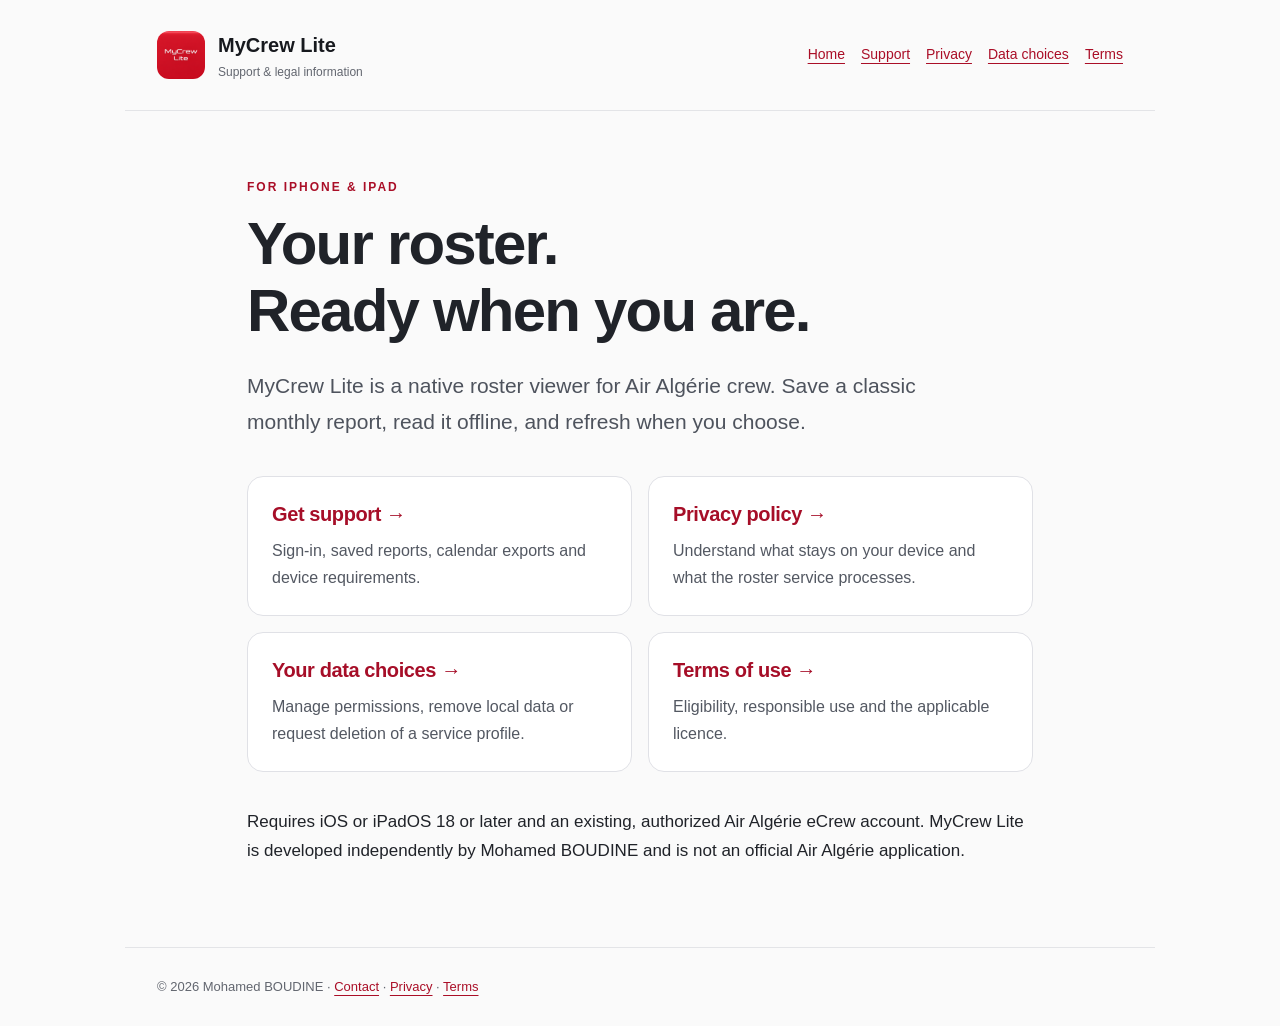
<file: index.html>
<!doctype html>
<html lang="en"><head><meta charset="utf-8"><meta name="viewport" content="width=device-width,initial-scale=1"><title>Support &amp; privacy · MyCrew Lite</title><meta name="description" content="MyCrew Lite support, privacy and data choices for iPhone and iPad."><link rel="icon" href="icon.png?v=4"><link rel="stylesheet" href="style.css"></head>
<body><a class="skip" href="#content">Skip to content</a><header><a class="brand" href="index.html"><img src="icon.png?v=4" width="48" height="48" alt=""><span>MyCrew Lite<small>Support &amp; legal information</small></span></a><nav aria-label="Main"><a href="index.html">Home</a><a href="support.html">Support</a><a href="privacy.html">Privacy</a><a href="data-choices.html">Data choices</a><a href="terms.html">Terms</a></nav></header><main id="content"><p class="eyebrow">FOR IPHONE & IPAD</p><h1>Your roster.<br>Ready when you are.</h1><p class="lead">MyCrew Lite is a native roster viewer for Air Algérie crew. Save a classic monthly report, read it offline, and refresh when you choose.</p>
<div class="cards"><a class="card" href="support.html"><h2>Get support →</h2><p>Sign-in, saved reports, calendar exports and device requirements.</p></a><a class="card" href="privacy.html"><h2>Privacy policy →</h2><p>Understand what stays on your device and what the roster service processes.</p></a><a class="card" href="data-choices.html"><h2>Your data choices →</h2><p>Manage permissions, remove local data or request deletion of a service profile.</p></a><a class="card" href="terms.html"><h2>Terms of use →</h2><p>Eligibility, responsible use and the applicable licence.</p></a></div>
<p>Requires iOS or iPadOS 18 or later and an existing, authorized Air Algérie eCrew account. MyCrew Lite is developed independently by Mohamed BOUDINE and is not an official Air Algérie application.</p></main><footer>© 2026 Mohamed BOUDINE · <a href="support.html">Contact</a> · <a href="privacy.html">Privacy</a> · <a href="terms.html">Terms</a></footer></body></html>
</file>
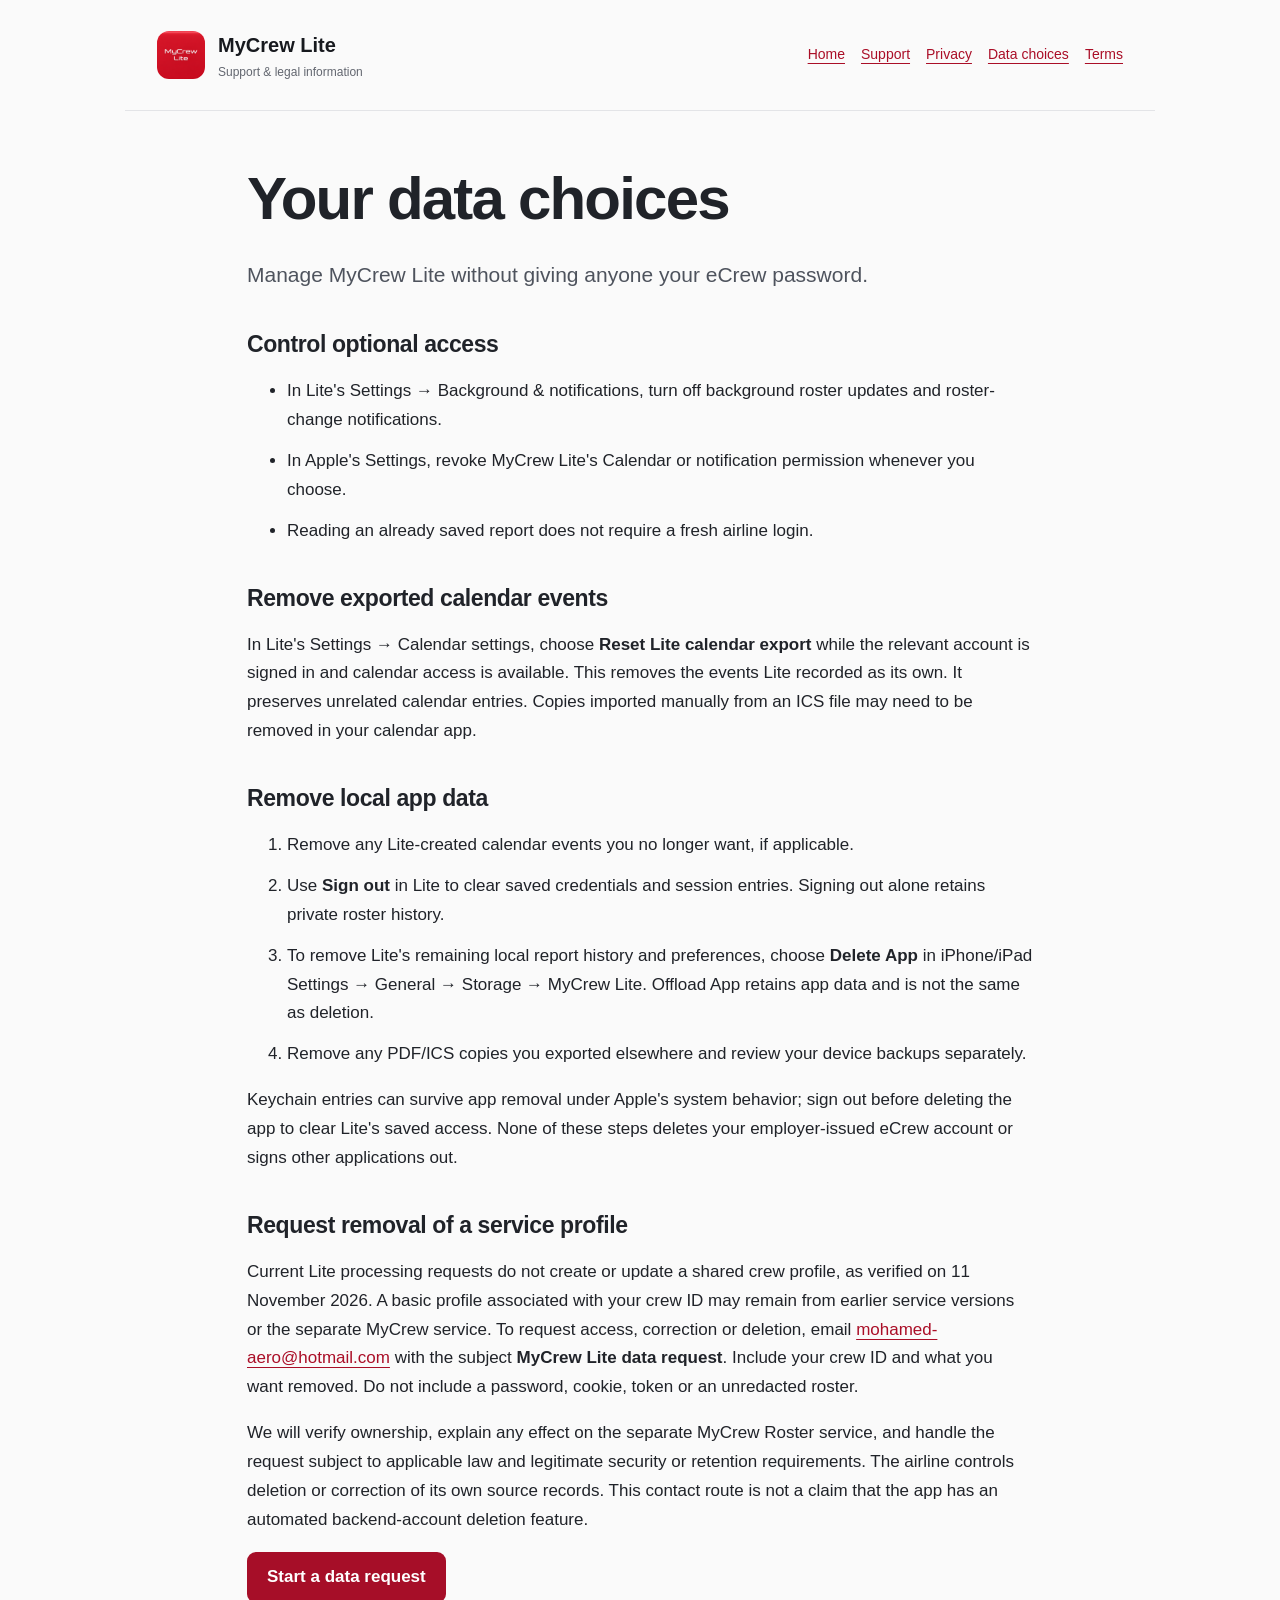
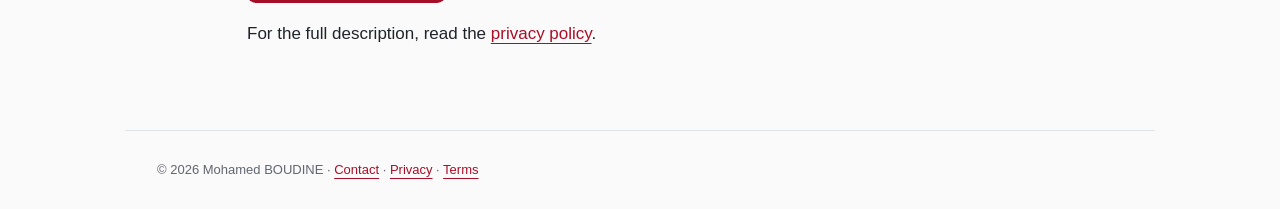
<file: data-choices.html>
<!doctype html>
<html lang="en"><head><meta charset="utf-8"><meta name="viewport" content="width=device-width,initial-scale=1"><title>Privacy choices &amp; data removal · MyCrew Lite</title><meta name="description" content="MyCrew Lite support, privacy and data choices for iPhone and iPad."><link rel="icon" href="icon.png?v=4"><link rel="stylesheet" href="style.css"></head>
<body><a class="skip" href="#content">Skip to content</a><header><a class="brand" href="index.html"><img src="icon.png?v=4" width="48" height="48" alt=""><span>MyCrew Lite<small>Support &amp; legal information</small></span></a><nav aria-label="Main"><a href="index.html">Home</a><a href="support.html">Support</a><a href="privacy.html">Privacy</a><a href="data-choices.html">Data choices</a><a href="terms.html">Terms</a></nav></header><main id="content"><h1>Your data choices</h1><p class="lead">Manage MyCrew Lite without giving anyone your eCrew password.</p>
<h2>Control optional access</h2><ul><li>In Lite's Settings → Background &amp; notifications, turn off background roster updates and roster-change notifications.</li><li>In Apple's Settings, revoke MyCrew Lite's Calendar or notification permission whenever you choose.</li><li>Reading an already saved report does not require a fresh airline login.</li></ul>
<h2>Remove exported calendar events</h2><p>In Lite's Settings → Calendar settings, choose <strong>Reset Lite calendar export</strong> while the relevant account is signed in and calendar access is available. This removes the events Lite recorded as its own. It preserves unrelated calendar entries. Copies imported manually from an ICS file may need to be removed in your calendar app.</p>
<h2>Remove local app data</h2><ol><li>Remove any Lite-created calendar events you no longer want, if applicable.</li><li>Use <strong>Sign out</strong> in Lite to clear saved credentials and session entries. Signing out alone retains private roster history.</li><li>To remove Lite's remaining local report history and preferences, choose <strong>Delete App</strong> in iPhone/iPad Settings → General → Storage → MyCrew Lite. Offload App retains app data and is not the same as deletion.</li><li>Remove any PDF/ICS copies you exported elsewhere and review your device backups separately.</li></ol><p>Keychain entries can survive app removal under Apple's system behavior; sign out before deleting the app to clear Lite's saved access. None of these steps deletes your employer-issued eCrew account or signs other applications out.</p>
<h2>Request removal of a service profile</h2><p>Current Lite processing requests do not create or update a shared crew profile, as verified on 11 November 2026. A basic profile associated with your crew ID may remain from earlier service versions or the separate MyCrew service. To request access, correction or deletion, email <a href="mailto:mohamed-aero@hotmail.com">mohamed-aero@hotmail.com</a> with the subject <strong>MyCrew Lite data request</strong>. Include your crew ID and what you want removed. Do not include a password, cookie, token or an unredacted roster.</p><p>We will verify ownership, explain any effect on the separate MyCrew Roster service, and handle the request subject to applicable law and legitimate security or retention requirements. The airline controls deletion or correction of its own source records. This contact route is not a claim that the app has an automated backend-account deletion feature.</p><p><a class="button" href="mailto:mohamed-aero@hotmail.com?subject=MyCrew%20Lite%20data%20request">Start a data request</a></p><p>For the full description, read the <a href="privacy.html">privacy policy</a>.</p></main><footer>© 2026 Mohamed BOUDINE · <a href="support.html">Contact</a> · <a href="privacy.html">Privacy</a> · <a href="terms.html">Terms</a></footer></body></html>
</file>
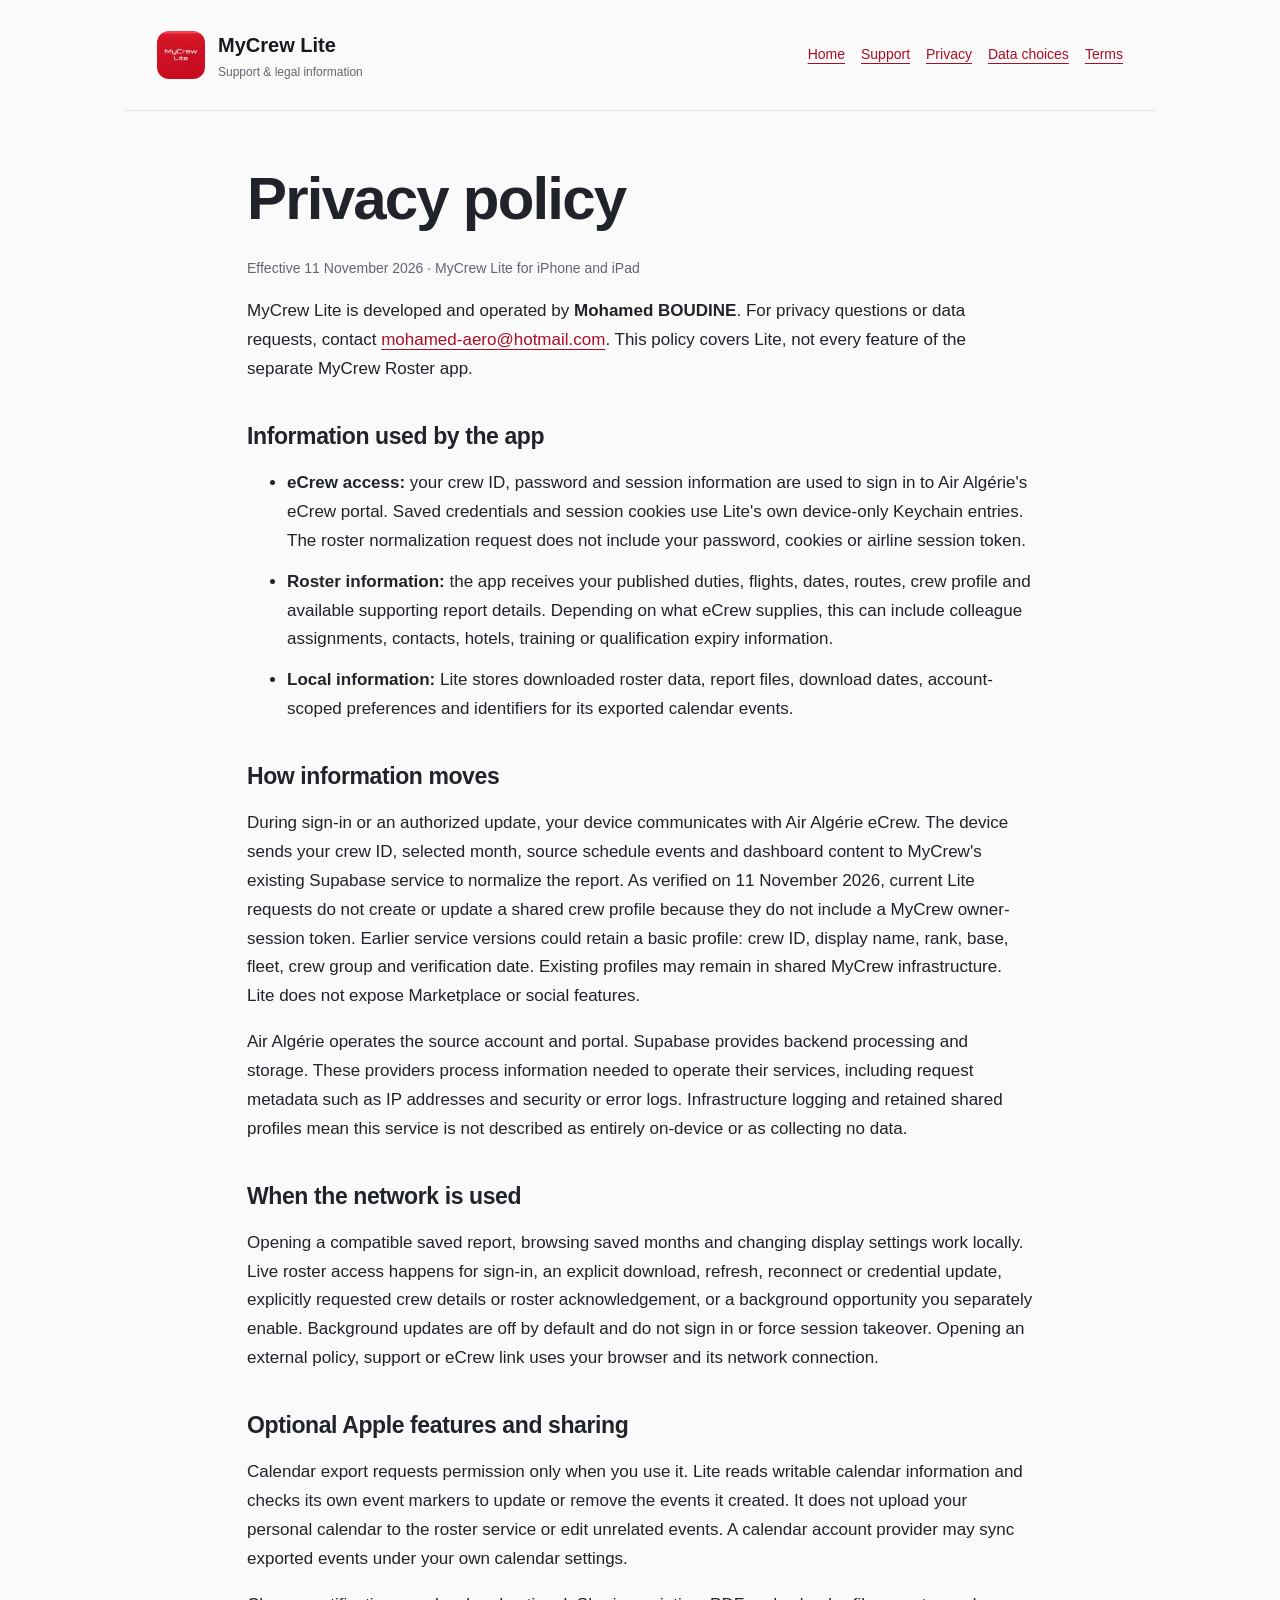
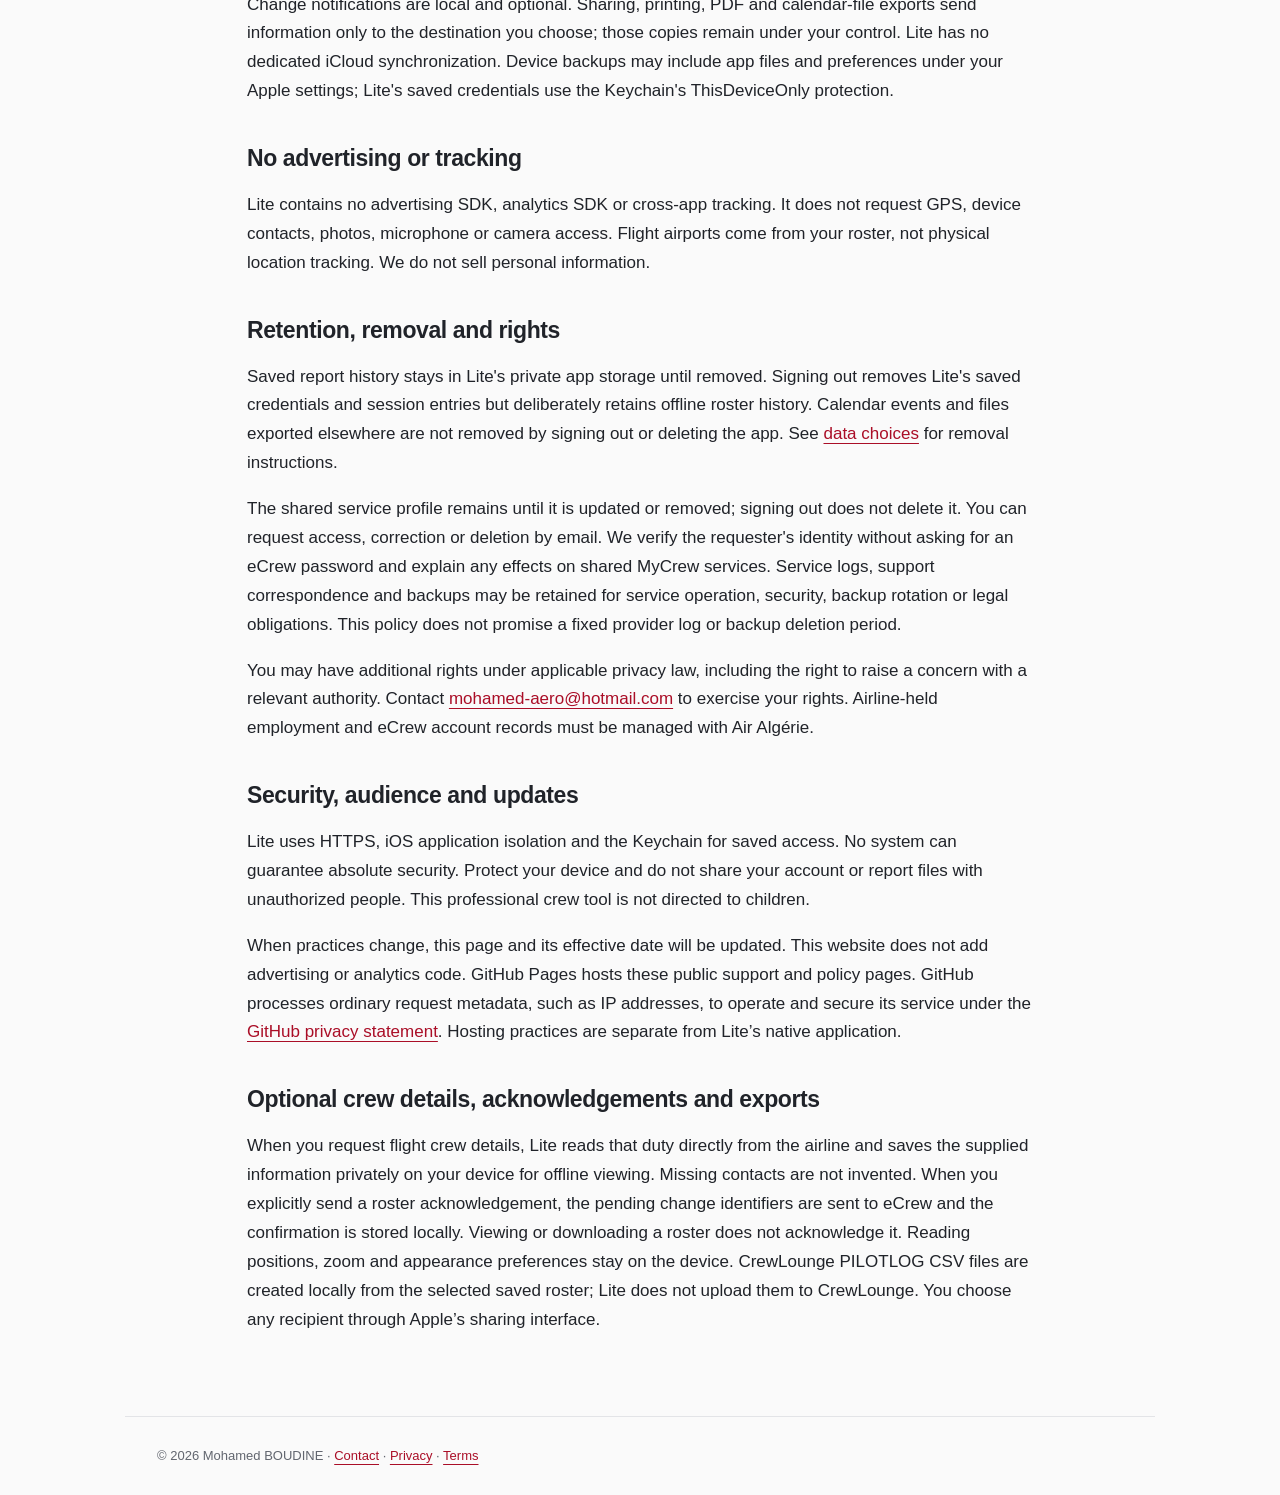
<file: privacy.html>
<!doctype html>
<html lang="en"><head><meta charset="utf-8"><meta name="viewport" content="width=device-width,initial-scale=1"><title>Privacy policy · MyCrew Lite</title><meta name="description" content="MyCrew Lite support, privacy and data choices for iPhone and iPad."><link rel="icon" href="icon.png?v=4"><link rel="stylesheet" href="style.css"></head>
<body><a class="skip" href="#content">Skip to content</a><header><a class="brand" href="index.html"><img src="icon.png?v=4" width="48" height="48" alt=""><span>MyCrew Lite<small>Support &amp; legal information</small></span></a><nav aria-label="Main"><a href="index.html">Home</a><a href="support.html">Support</a><a href="privacy.html">Privacy</a><a href="data-choices.html">Data choices</a><a href="terms.html">Terms</a></nav></header><main id="content"><h1>Privacy policy</h1><p class="updated">Effective 11 November 2026 · MyCrew Lite for iPhone and iPad</p>
<p>MyCrew Lite is developed and operated by <strong>Mohamed BOUDINE</strong>. For privacy questions or data requests, contact <a href="mailto:mohamed-aero@hotmail.com">mohamed-aero@hotmail.com</a>. This policy covers Lite, not every feature of the separate MyCrew Roster app.</p>
<h2>Information used by the app</h2><ul><li><strong>eCrew access:</strong> your crew ID, password and session information are used to sign in to Air Algérie's eCrew portal. Saved credentials and session cookies use Lite's own device-only Keychain entries. The roster normalization request does not include your password, cookies or airline session token.</li><li><strong>Roster information:</strong> the app receives your published duties, flights, dates, routes, crew profile and available supporting report details. Depending on what eCrew supplies, this can include colleague assignments, contacts, hotels, training or qualification expiry information.</li><li><strong>Local information:</strong> Lite stores downloaded roster data, report files, download dates, account-scoped preferences and identifiers for its exported calendar events.</li></ul>
<h2>How information moves</h2><p>During sign-in or an authorized update, your device communicates with Air Algérie eCrew. The device sends your crew ID, selected month, source schedule events and dashboard content to MyCrew's existing Supabase service to normalize the report. As verified on 11 November 2026, current Lite requests do not create or update a shared crew profile because they do not include a MyCrew owner-session token. Earlier service versions could retain a basic profile: crew ID, display name, rank, base, fleet, crew group and verification date. Existing profiles may remain in shared MyCrew infrastructure. Lite does not expose Marketplace or social features.</p>
<p>Air Algérie operates the source account and portal. Supabase provides backend processing and storage. These providers process information needed to operate their services, including request metadata such as IP addresses and security or error logs. Infrastructure logging and retained shared profiles mean this service is not described as entirely on-device or as collecting no data.</p>
<h2>When the network is used</h2><p>Opening a compatible saved report, browsing saved months and changing display settings work locally. Live roster access happens for sign-in, an explicit download, refresh, reconnect or credential update, explicitly requested crew details or roster acknowledgement, or a background opportunity you separately enable. Background updates are off by default and do not sign in or force session takeover. Opening an external policy, support or eCrew link uses your browser and its network connection.</p>
<h2>Optional Apple features and sharing</h2><p>Calendar export requests permission only when you use it. Lite reads writable calendar information and checks its own event markers to update or remove the events it created. It does not upload your personal calendar to the roster service or edit unrelated events. A calendar account provider may sync exported events under your own calendar settings.</p>
<p>Change notifications are local and optional. Sharing, printing, PDF and calendar-file exports send information only to the destination you choose; those copies remain under your control. Lite has no dedicated iCloud synchronization. Device backups may include app files and preferences under your Apple settings; Lite's saved credentials use the Keychain's ThisDeviceOnly protection.</p>
<h2>No advertising or tracking</h2><p>Lite contains no advertising SDK, analytics SDK or cross-app tracking. It does not request GPS, device contacts, photos, microphone or camera access. Flight airports come from your roster, not physical location tracking. We do not sell personal information.</p>
<h2>Retention, removal and rights</h2><p>Saved report history stays in Lite's private app storage until removed. Signing out removes Lite's saved credentials and session entries but deliberately retains offline roster history. Calendar events and files exported elsewhere are not removed by signing out or deleting the app. See <a href="data-choices.html">data choices</a> for removal instructions.</p>
<p>The shared service profile remains until it is updated or removed; signing out does not delete it. You can request access, correction or deletion by email. We verify the requester's identity without asking for an eCrew password and explain any effects on shared MyCrew services. Service logs, support correspondence and backups may be retained for service operation, security, backup rotation or legal obligations. This policy does not promise a fixed provider log or backup deletion period.</p>
<p>You may have additional rights under applicable privacy law, including the right to raise a concern with a relevant authority. Contact <a href="mailto:mohamed-aero@hotmail.com">mohamed-aero@hotmail.com</a> to exercise your rights. Airline-held employment and eCrew account records must be managed with Air Algérie.</p>
<h2>Security, audience and updates</h2><p>Lite uses HTTPS, iOS application isolation and the Keychain for saved access. No system can guarantee absolute security. Protect your device and do not share your account or report files with unauthorized people. This professional crew tool is not directed to children.</p><p>When practices change, this page and its effective date will be updated. This website does not add advertising or analytics code. GitHub Pages hosts these public support and policy pages. GitHub processes ordinary request metadata, such as IP addresses, to operate and secure its service under the <a href="https://docs.github.com/en/site-policy/privacy-policies/github-general-privacy-statement">GitHub privacy statement</a>. Hosting practices are separate from Lite’s native application.</p><h2>Optional crew details, acknowledgements and exports</h2><p>When you request flight crew details, Lite reads that duty directly from the airline and saves the supplied information privately on your device for offline viewing. Missing contacts are not invented. When you explicitly send a roster acknowledgement, the pending change identifiers are sent to eCrew and the confirmation is stored locally. Viewing or downloading a roster does not acknowledge it. Reading positions, zoom and appearance preferences stay on the device. CrewLounge PILOTLOG CSV files are created locally from the selected saved roster; Lite does not upload them to CrewLounge. You choose any recipient through Apple’s sharing interface.</p></main><footer>© 2026 Mohamed BOUDINE · <a href="support.html">Contact</a> · <a href="privacy.html">Privacy</a> · <a href="terms.html">Terms</a></footer></body></html>
</file>
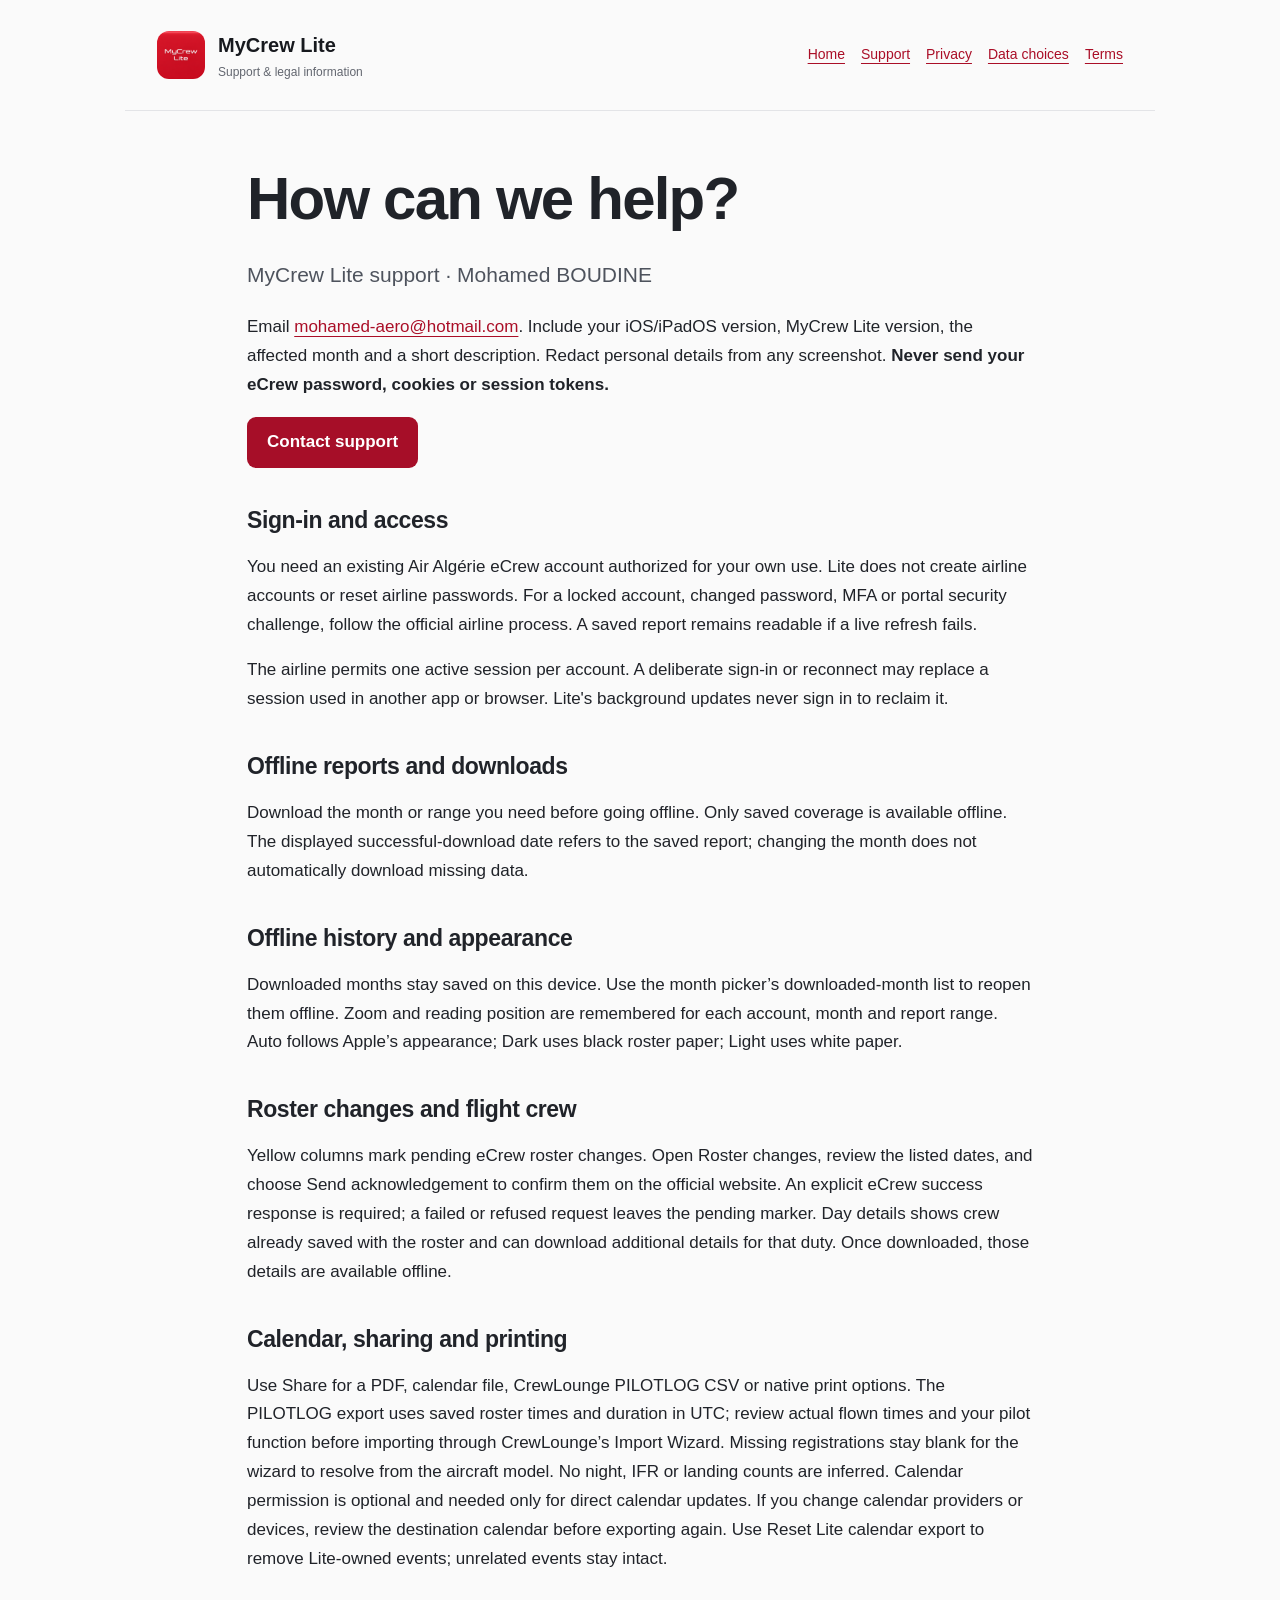
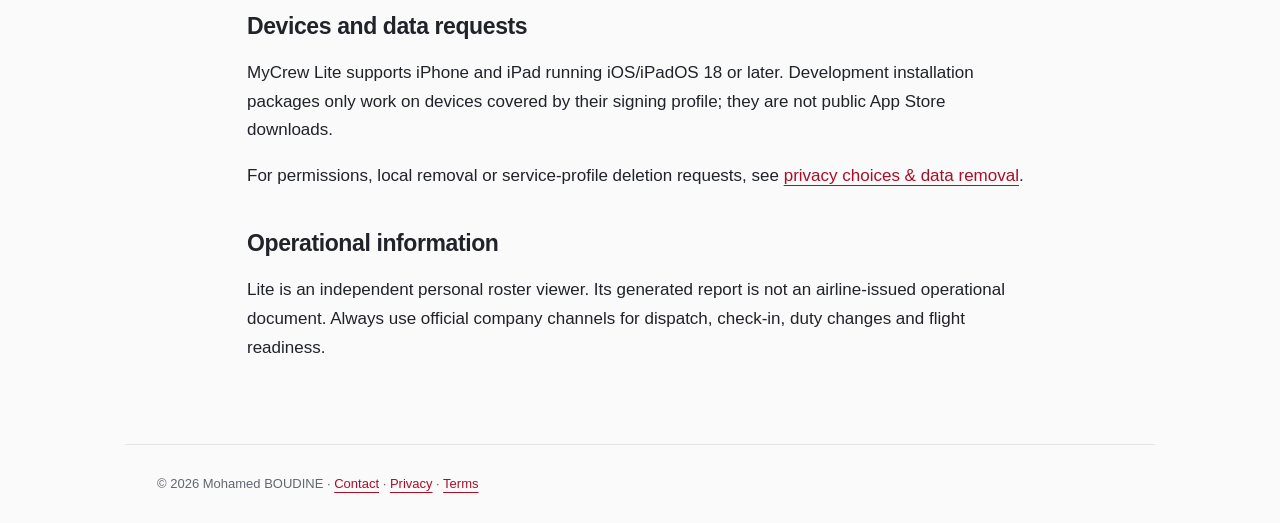
<file: support.html>
<!doctype html>
<html lang="en"><head><meta charset="utf-8"><meta name="viewport" content="width=device-width,initial-scale=1"><title>Support · MyCrew Lite</title><meta name="description" content="MyCrew Lite support, privacy and data choices for iPhone and iPad."><link rel="icon" href="icon.png?v=4"><link rel="stylesheet" href="style.css"></head>
<body><a class="skip" href="#content">Skip to content</a><header><a class="brand" href="index.html"><img src="icon.png?v=4" width="48" height="48" alt=""><span>MyCrew Lite<small>Support &amp; legal information</small></span></a><nav aria-label="Main"><a href="index.html">Home</a><a href="support.html">Support</a><a href="privacy.html">Privacy</a><a href="data-choices.html">Data choices</a><a href="terms.html">Terms</a></nav></header><main id="content"><h1>How can we help?</h1><p class="lead">MyCrew Lite support · Mohamed BOUDINE</p><p>Email <a href="mailto:mohamed-aero@hotmail.com">mohamed-aero@hotmail.com</a>. Include your iOS/iPadOS version, MyCrew Lite version, the affected month and a short description. Redact personal details from any screenshot. <strong>Never send your eCrew password, cookies or session tokens.</strong></p><p><a class="button" href="mailto:mohamed-aero@hotmail.com?subject=MyCrew%20Lite%20support">Contact support</a></p>
<h2>Sign-in and access</h2><p>You need an existing Air Algérie eCrew account authorized for your own use. Lite does not create airline accounts or reset airline passwords. For a locked account, changed password, MFA or portal security challenge, follow the official airline process. A saved report remains readable if a live refresh fails.</p><p>The airline permits one active session per account. A deliberate sign-in or reconnect may replace a session used in another app or browser. Lite's background updates never sign in to reclaim it.</p>
<h2>Offline reports and downloads</h2><p>Download the month or range you need before going offline. Only saved coverage is available offline. The displayed successful-download date refers to the saved report; changing the month does not automatically download missing data.</p>
<h2>Offline history and appearance</h2><p>Downloaded months stay saved on this device. Use the month picker’s downloaded-month list to reopen them offline. Zoom and reading position are remembered for each account, month and report range. Auto follows Apple’s appearance; Dark uses black roster paper; Light uses white paper.</p><h2>Roster changes and flight crew</h2><p>Yellow columns mark pending eCrew roster changes. Open Roster changes, review the listed dates, and choose Send acknowledgement to confirm them on the official website. An explicit eCrew success response is required; a failed or refused request leaves the pending marker. Day details shows crew already saved with the roster and can download additional details for that duty. Once downloaded, those details are available offline.</p><h2>Calendar, sharing and printing</h2><p>Use Share for a PDF, calendar file, CrewLounge PILOTLOG CSV or native print options. The PILOTLOG export uses saved roster times and duration in UTC; review actual flown times and your pilot function before importing through CrewLounge’s Import Wizard. Missing registrations stay blank for the wizard to resolve from the aircraft model. No night, IFR or landing counts are inferred. Calendar permission is optional and needed only for direct calendar updates. If you change calendar providers or devices, review the destination calendar before exporting again. Use Reset Lite calendar export to remove Lite-owned events; unrelated events stay intact.</p>
<h2>Devices and data requests</h2><p>MyCrew Lite supports iPhone and iPad running iOS/iPadOS 18 or later. Development installation packages only work on devices covered by their signing profile; they are not public App Store downloads.</p><p>For permissions, local removal or service-profile deletion requests, see <a href="data-choices.html">privacy choices &amp; data removal</a>.</p>
<h2>Operational information</h2><p>Lite is an independent personal roster viewer. Its generated report is not an airline-issued operational document. Always use official company channels for dispatch, check-in, duty changes and flight readiness.</p></main><footer>© 2026 Mohamed BOUDINE · <a href="support.html">Contact</a> · <a href="privacy.html">Privacy</a> · <a href="terms.html">Terms</a></footer></body></html>
</file>
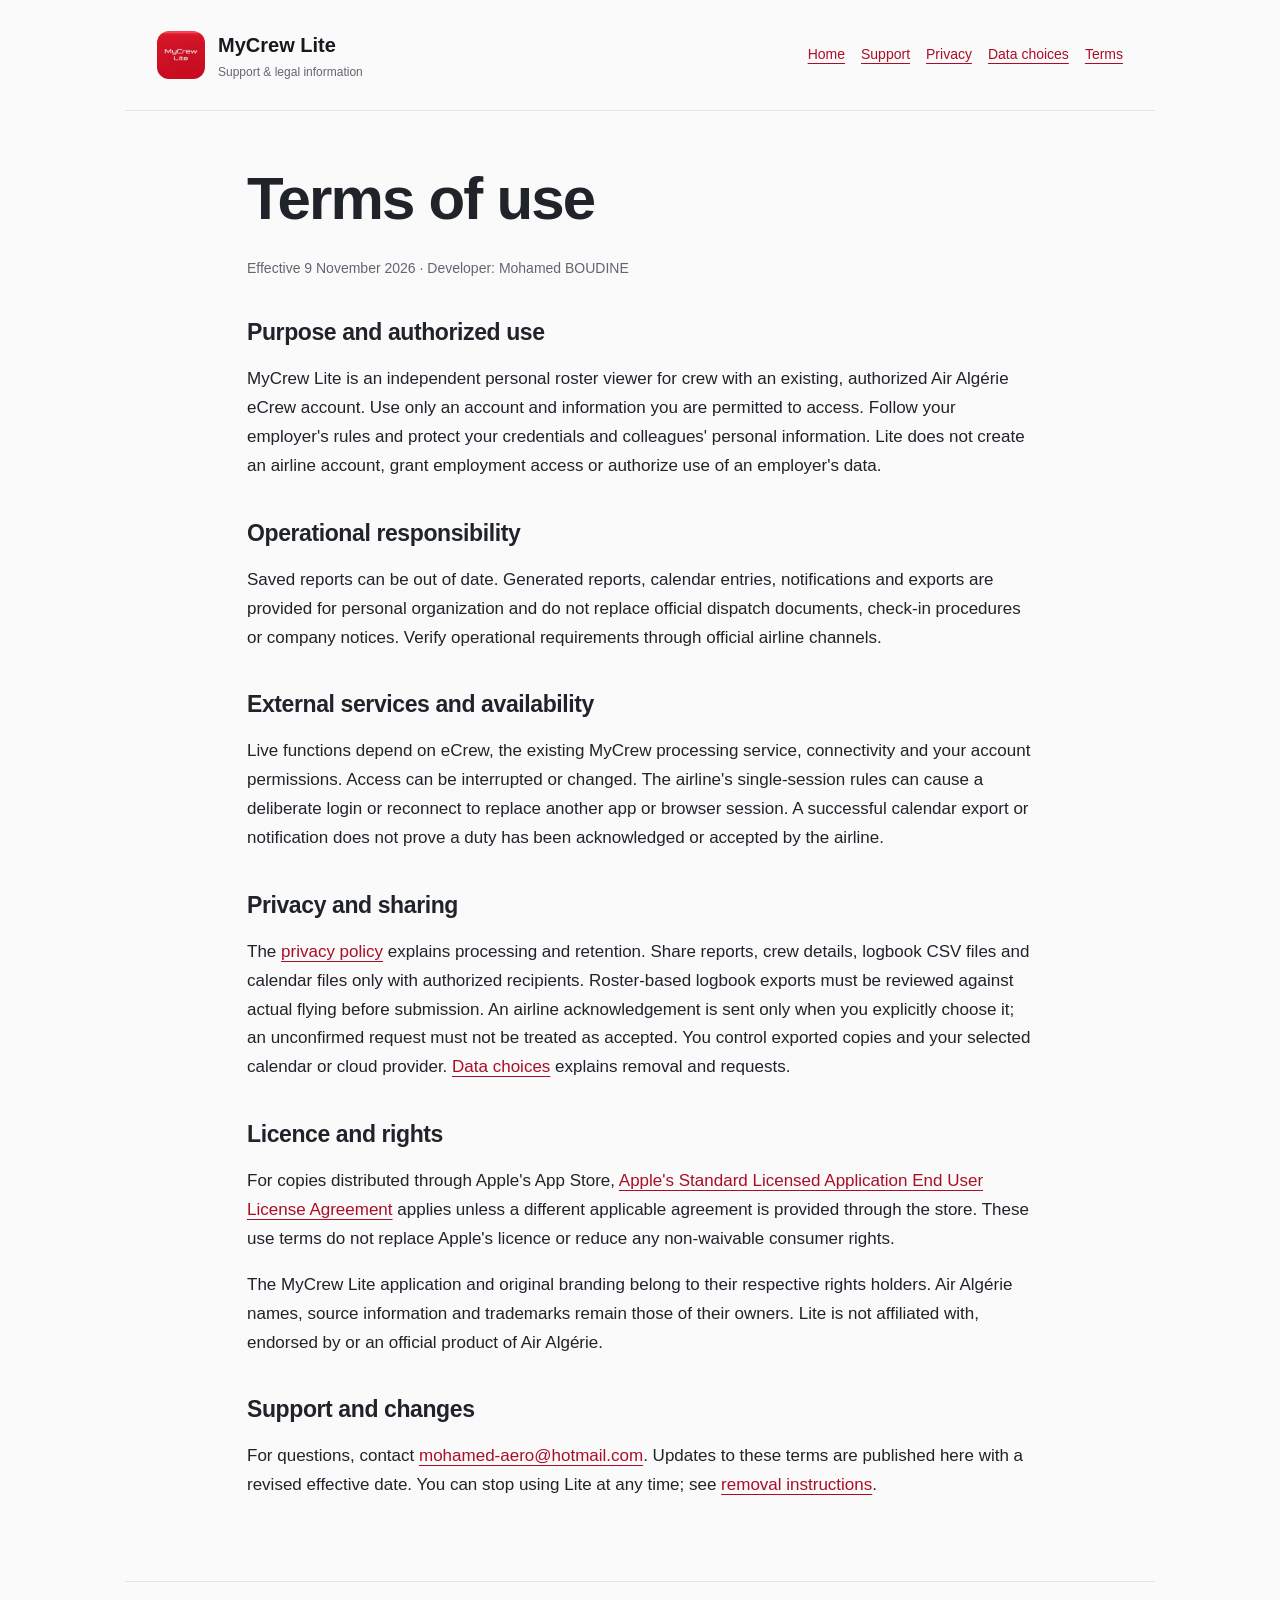
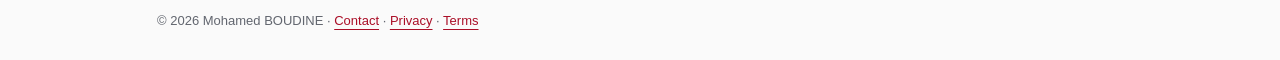
<file: terms.html>
<!doctype html>
<html lang="en"><head><meta charset="utf-8"><meta name="viewport" content="width=device-width,initial-scale=1"><title>Terms of use · MyCrew Lite</title><meta name="description" content="MyCrew Lite support, privacy and data choices for iPhone and iPad."><link rel="icon" href="icon.png?v=4"><link rel="stylesheet" href="style.css"></head>
<body><a class="skip" href="#content">Skip to content</a><header><a class="brand" href="index.html"><img src="icon.png?v=4" width="48" height="48" alt=""><span>MyCrew Lite<small>Support &amp; legal information</small></span></a><nav aria-label="Main"><a href="index.html">Home</a><a href="support.html">Support</a><a href="privacy.html">Privacy</a><a href="data-choices.html">Data choices</a><a href="terms.html">Terms</a></nav></header><main id="content"><h1>Terms of use</h1><p class="updated">Effective 9 November 2026 · Developer: Mohamed BOUDINE</p>
<h2>Purpose and authorized use</h2><p>MyCrew Lite is an independent personal roster viewer for crew with an existing, authorized Air Algérie eCrew account. Use only an account and information you are permitted to access. Follow your employer's rules and protect your credentials and colleagues' personal information. Lite does not create an airline account, grant employment access or authorize use of an employer's data.</p>
<h2>Operational responsibility</h2><p>Saved reports can be out of date. Generated reports, calendar entries, notifications and exports are provided for personal organization and do not replace official dispatch documents, check-in procedures or company notices. Verify operational requirements through official airline channels.</p>
<h2>External services and availability</h2><p>Live functions depend on eCrew, the existing MyCrew processing service, connectivity and your account permissions. Access can be interrupted or changed. The airline's single-session rules can cause a deliberate login or reconnect to replace another app or browser session. A successful calendar export or notification does not prove a duty has been acknowledged or accepted by the airline.</p>
<h2>Privacy and sharing</h2><p>The <a href="privacy.html">privacy policy</a> explains processing and retention. Share reports, crew details, logbook CSV files and calendar files only with authorized recipients. Roster-based logbook exports must be reviewed against actual flying before submission. An airline acknowledgement is sent only when you explicitly choose it; an unconfirmed request must not be treated as accepted. You control exported copies and your selected calendar or cloud provider. <a href="data-choices.html">Data choices</a> explains removal and requests.</p>
<h2>Licence and rights</h2><p>For copies distributed through Apple's App Store, <a href="https://www.apple.com/legal/internet-services/itunes/dev/stdeula/">Apple's Standard Licensed Application End User License Agreement</a> applies unless a different applicable agreement is provided through the store. These use terms do not replace Apple's licence or reduce any non-waivable consumer rights.</p><p>The MyCrew Lite application and original branding belong to their respective rights holders. Air Algérie names, source information and trademarks remain those of their owners. Lite is not affiliated with, endorsed by or an official product of Air Algérie.</p>
<h2>Support and changes</h2><p>For questions, contact <a href="mailto:mohamed-aero@hotmail.com">mohamed-aero@hotmail.com</a>. Updates to these terms are published here with a revised effective date. You can stop using Lite at any time; see <a href="data-choices.html">removal instructions</a>.</p></main><footer>© 2026 Mohamed BOUDINE · <a href="support.html">Contact</a> · <a href="privacy.html">Privacy</a> · <a href="terms.html">Terms</a></footer></body></html>
</file>
<file: style.css>
*{box-sizing:border-box}html{color-scheme:light;scroll-behavior:smooth}body{margin:0;background:#fafafa;color:#202329;font:17px/1.7 -apple-system,BlinkMacSystemFont,"Segoe UI",sans-serif}a{color:#aa0e27;text-underline-offset:4px}a:hover{color:#7d0c20}a:focus-visible{outline:3px solid #a60e28;outline-offset:5px;border-radius:3px}.skip{position:absolute;left:16px;top:-100px;background:white;padding:8px;z-index:2}.skip:focus{top:8px}header,main,footer{max-width:1030px;margin:auto;padding:28px 32px}header{display:flex;align-items:center;justify-content:space-between;gap:24px;border-bottom:1px solid #e3e4e7}.brand{display:flex;align-items:center;gap:13px;color:#17191e;text-decoration:none;font-weight:750;font-size:20px}.brand img{border-radius:12px}.brand small{display:block;font-weight:400;font-size:12px;color:#62666f}nav{display:flex;flex-wrap:wrap;gap:16px;font-size:14px}main{max-width:850px;padding-top:54px;padding-bottom:64px}h1{font-size:clamp(34px,6vw,60px);line-height:1.12;letter-spacing:-1.8px;margin:0 0 24px}h2{font-size:23px;line-height:1.3;margin:38px 0 14px;letter-spacing:-.4px}.lead{font-size:21px;color:#4e535d;max-width:680px}.eyebrow{font-size:12px;font-weight:800;letter-spacing:2px;color:#aa0e27}.updated{font-size:14px;color:#62666f}.cards{display:grid;grid-template-columns:1fr 1fr;gap:16px;margin:36px 0}.card{display:block;border:1px solid #e0e1e6;border-radius:16px;background:white;padding:24px;color:inherit;text-decoration:none}.card:hover{border-color:#aa0e27;color:inherit}.card h2{font-size:20px;margin:0 0 10px;color:#a60e28}.card p{margin:0;color:#535862;font-size:16px}.button{display:inline-block;background:#a60e28;color:white;padding:11px 20px;border-radius:9px;font-weight:650;text-decoration:none}.button:hover{color:white;background:#850d20}li{margin-bottom:12px}footer{border-top:1px solid #e3e4e7;color:#62666f;font-size:13px}strong{font-weight:650}@media(max-width:650px){header{align-items:flex-start;flex-direction:column}header,main,footer{padding-left:22px;padding-right:22px}main{padding-top:36px}.cards{grid-template-columns:1fr}nav{gap:10px 16px}h1{letter-spacing:-1px}}@media(prefers-reduced-motion:reduce){html{scroll-behavior:auto}}
</file>
